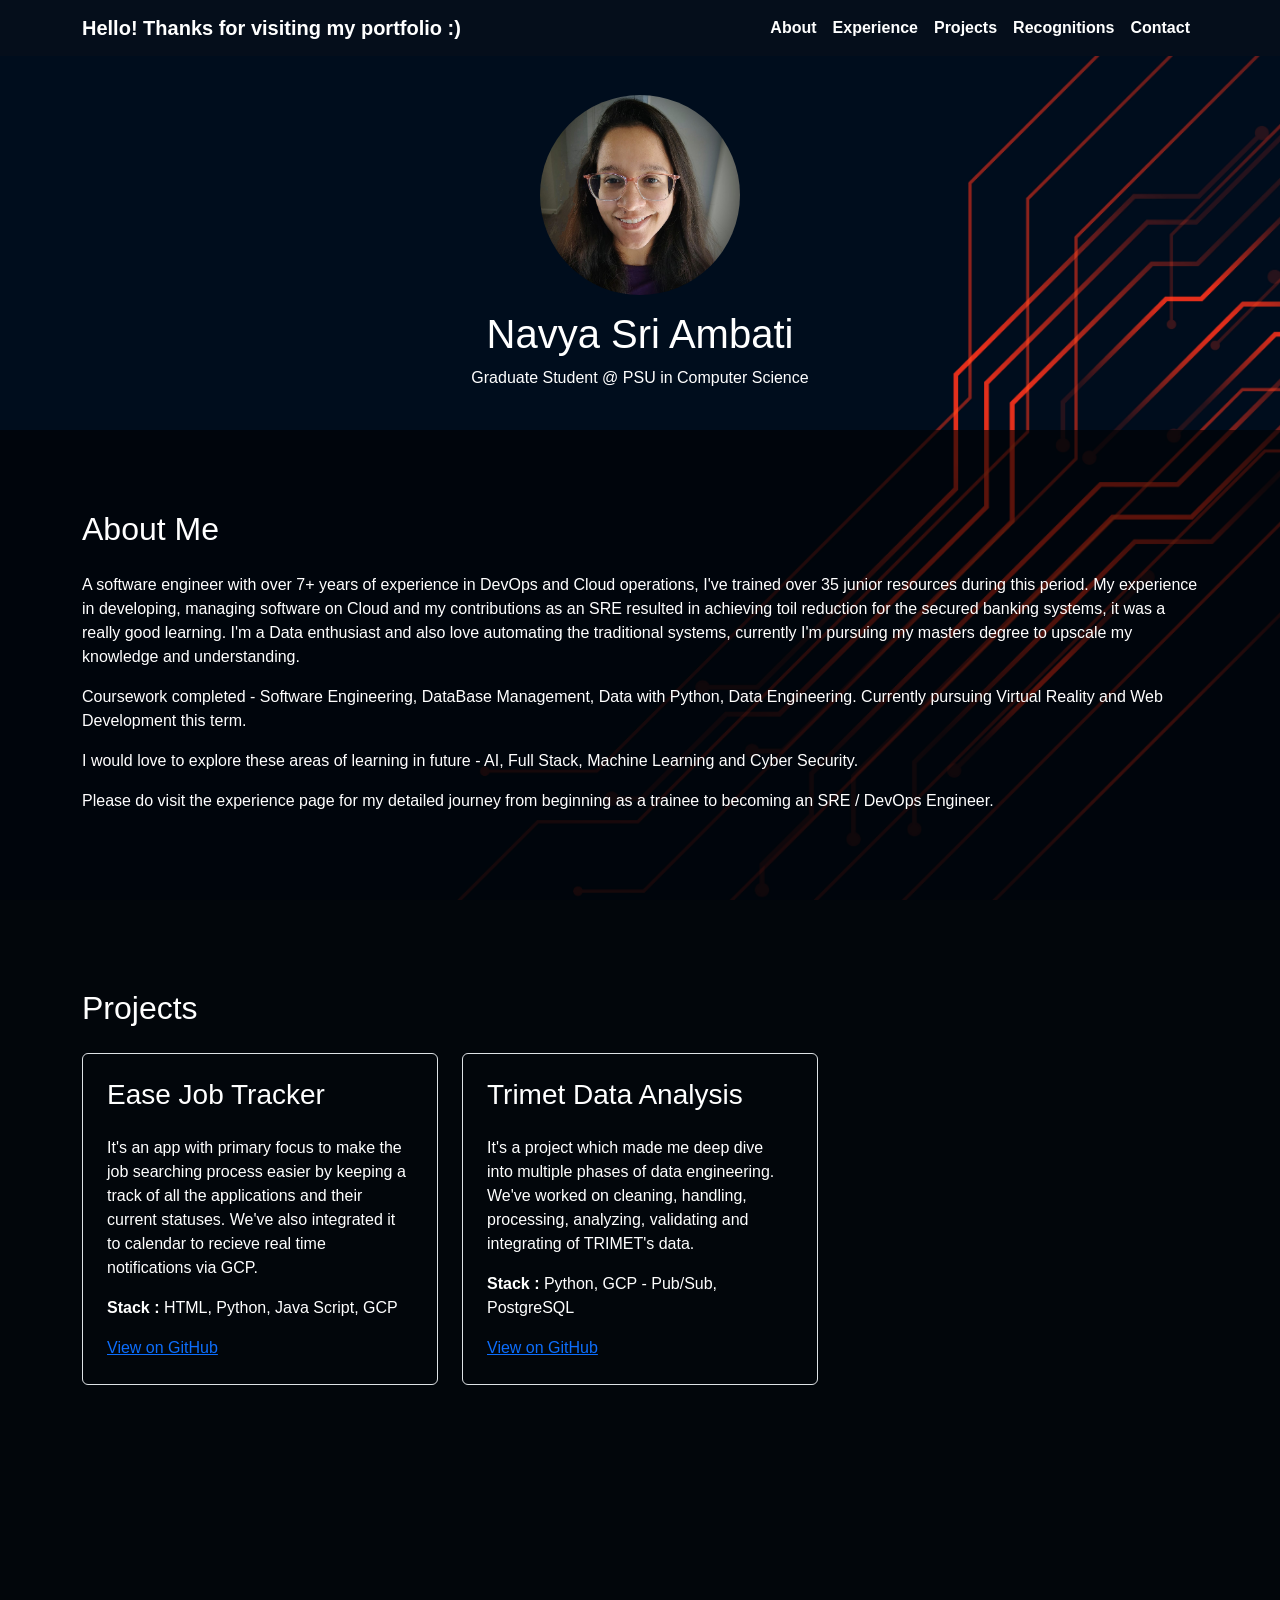
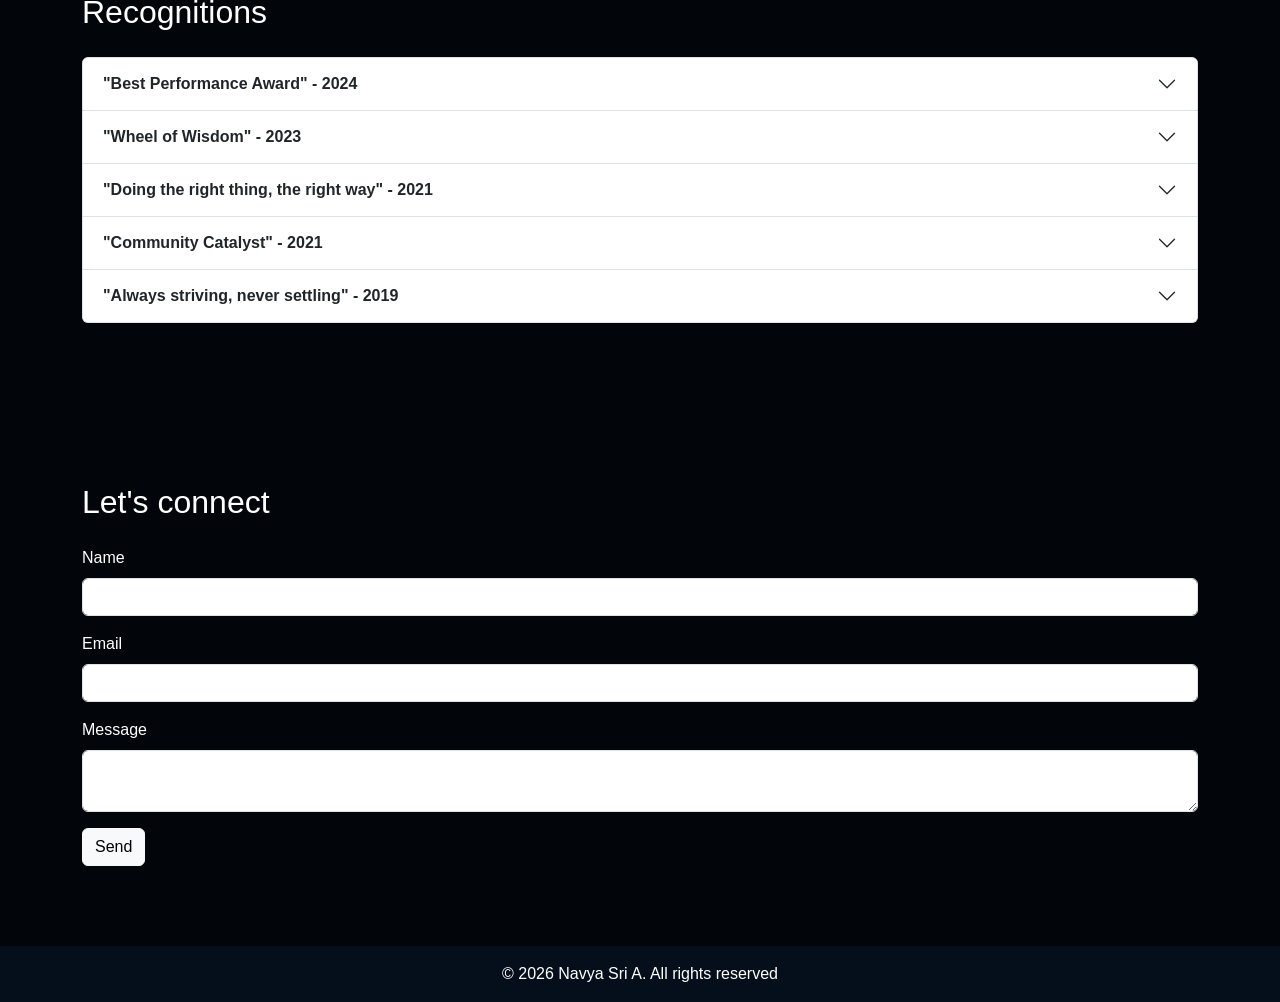
<file: index.html>
<!DOCTYPE html>
<html lang="en">
  <head>
    <meta charset="UTF-8" />
    <meta name="viewport" content="width=device-width, initial-scale=1.0" />
    <title>Portfolio : Navya Sri A</title>

    <!-- Bootstrap CSS -->
    <link
      href="https://cdn.jsdelivr.net/npm/bootstrap@5.3.2/dist/css/bootstrap.min.css"
      rel="stylesheet"
    />

    <!-- Custom CSS -->
    <link rel="stylesheet" href="css/style.css" />
  </head>

  <body>
    <!-- Navigation Bar -->
    <nav class="navbar navbar-expand-lg navbar-dark navbar-custom fixed-top">
      <div class="container">
        <a class="navbar-brand" href="#home"
          >Hello! Thanks for visiting my portfolio :)</a
        >
        <button
          class="navbar-toggler"
          type="button"
          data-bs-toggle="collapse"
          data-bs-target="#navbarMenu"
          aria-controls="navbarMenu"
          aria-expanded="false"
          aria-label="Toggle navigation"
        >
          <span class="navbar-toggler-icon"></span>
        </button>
        <div class="collapse navbar-collapse" id="navbarMenu">
          <ul class="navbar-nav ms-auto">
            <li class="nav-item">
              <a class="nav-link" href="#about">About</a>
            </li>
            <li class="nav-item">
              <a class="nav-link" href="experience.html">Experience</a>
            </li>
            <li class="nav-item">
              <a class="nav-link" href="#projects">Projects</a>
            </li>
            <li class="nav-item">
              <a class="nav-link" href="#recognitions">Recognitions</a>
            </li>
            <li class="nav-item">
              <a class="nav-link" href="#contact">Contact</a>
            </li>
          </ul>
        </div>
      </div>
    </nav>

    <main>
      <!-- Hero / Home Section with profile pic and intro -->
      <section id="home">
        <div class="profile-text">
          <img
            src="images/profile.jpeg"
            alt="It's Navya"
            class="profile-photo"
          />
          <h1>Navya Sri Ambati</h1>
          <p>Graduate Student @ PSU in Computer Science</p>
        </div>
      </section>

      <!-- About Section with brief inroduction  -->
      <section id="about" class="bg-section">
        <div class="container">
          <h2>About Me</h2>
          <p>
            A software engineer with over 7+ years of experience in DevOps and
            Cloud operations, I've trained over 35 junior resources during this
            period. My experience in developing, managing software on Cloud and
            my contributions as an SRE resulted in achieving toil reduction for
            the secured banking systems, it was a really good learning. I'm a
            Data enthusiast and also love automating the traditional systems,
            currently I'm pursuing my masters degree to upscale my knowledge and
            understanding.
          </p>
          <p>
            Coursework completed - Software Engineering, DataBase Management,
            Data with Python, Data Engineering. Currently pursuing Virtual
            Reality and Web Development this term.
          </p>
          <p>
            I would love to explore these areas of learning in future - AI, Full
            Stack, Machine Learning and Cyber Security.
          </p>
          <p>
            Please do visit the experience page for my detailed journey from
            beginning as a trainee to becoming an SRE / DevOps Engineer.
          </p>
        </div>
      </section>

      <!-- Projects Section using tiles -->
      <section id="projects" class="bg-section">
        <div class="container">
          <h2>Projects</h2>
          <div class="row">
            <div class="col-md-4 mb-5">
              <div class="project-tile p-4 border rounded">
                <h3>Ease Job Tracker</h3>
                <p>
                  It's an app with primary focus to make the job searching
                  process easier by keeping a track of all the applications and
                  their current statuses. We've also integrated it to calendar
                  to recieve real time notifications via GCP.
                </p>
                <p><strong>Stack :</strong> HTML, Python, Java Script, GCP</p>
                <a
                  href="https://github.com/Navya-Sri-A/ease-job-track"
                  target="_blank"
                  >View on GitHub</a
                >
              </div>
            </div>
            <div class="col-md-4 mb-5">
              <div class="project-tile p-4 border rounded">
                <h3>Trimet Data Analysis</h3>
                <p>
                  It's a project which made me deep dive into multiple phases of
                  data engineering. We've worked on cleaning, handling,
                  processing, analyzing, validating and integrating of TRIMET's
                  data.
                </p>
                <p>
                  <strong>Stack :</strong> Python, GCP - Pub/Sub, PostgreSQL
                </p>
                <a href="https://github.com/Navya-Sri-A/DE-510" target="_blank"
                  >View on GitHub</a
                >
              </div>
            </div>
          </div>
        </div>
      </section>

      <!-- Recognitions Section using accordion -->
      <section id="recognitions" class="bg-section">
        <div class="container">
          <h2>Recognitions</h2>
          <div class="accordion" id="accordionUsage">
            <div class="accordion-item">
              <h2 class="accordion-header" id="headingOne">
                <button
                  class="accordion-button collapsed"
                  type="button"
                  data-bs-toggle="collapse"
                  data-bs-target="#collapseOne"
                >
                  <strong> "Best Performance Award" - 2024</strong>
                </button>
              </h2>
              <div
                id="collapseOne"
                class="accordion-collapse collapse"
                data-bs-parent="#accordionUsage"
              >
                <div class="accordion-body">
                  Recognized for exceeding the performance and helping the team
                  to achieve the SRE Observability principles and guide the
                  juniors in the project on Cloud.
                </div>
              </div>
            </div>
            <div class="accordion-item">
              <h2 class="accordion-header" id="headingTwo">
                <button
                  class="accordion-button collapsed"
                  type="button"
                  data-bs-toggle="collapse"
                  data-bs-target="#collapseTwo"
                >
                  <strong> "Wheel of Wisdom" - 2023</strong>
                </button>
              </h2>
              <div
                id="collapseTwo"
                class="accordion-collapse collapse"
                data-bs-parent="#accordionUsage"
              >
                <div class="accordion-body">
                  Honored for recieving this award for being active in
                  outreach(CSR) and getting the wonderful opportunity to teach
                  underprivileged kids mathematics, programming and languages.
                </div>
              </div>
            </div>
            <div class="accordion-item">
              <h2 class="accordion-header" id="headingThree">
                <button
                  class="accordion-button collapsed"
                  type="button"
                  data-bs-toggle="collapse"
                  data-bs-target="#collapseThree"
                >
                  <strong>
                    "Doing the right thing, the right way" - 2021</strong
                  >
                </button>
              </h2>
              <div
                id="collapseThree"
                class="accordion-collapse collapse"
                data-bs-parent="#accordionUsage"
              >
                <div class="accordion-body">
                  Recived this award for handling a security incident in banking
                  domain with utmost care, quick resolution within the timelines
                  of the SLA.
                </div>
              </div>
            </div>
            <div class="accordion-item">
              <h2 class="accordion-header" id="headingFour">
                <button
                  class="accordion-button collapsed"
                  type="button"
                  data-bs-toggle="collapse"
                  data-bs-target="#collapseFour"
                >
                  <strong> "Community Catalyst" - 2021</strong>
                </button>
              </h2>
              <div
                id="collapseFour"
                class="accordion-collapse collapse"
                data-bs-parent="#accordionUsage"
              >
                <div class="accordion-body">
                  Awarded for going beyond and supporting the senior citizens
                  who are physically challenged and also the kids with autism.
                </div>
              </div>
            </div>
            <div class="accordion-item">
              <h2 class="accordion-header" id="headingFive">
                <button
                  class="accordion-button collapsed"
                  type="button"
                  data-bs-toggle="collapse"
                  data-bs-target="#collapseFive"
                >
                  <strong> "Always striving, never settling" - 2019</strong>
                </button>
              </h2>
              <div
                id="collapseFive"
                class="accordion-collapse collapse"
                data-bs-parent="#accordionUsage"
              >
                <div class="accordion-body">
                  Recognized for delivering the best monitoring controls for our
                  services on cloud.
                </div>
              </div>
            </div>
          </div>
        </div>
      </section>

      <!-- Contact Section using forms -->
      <section id="contact" class="bg-section">
        <div class="container">
          <h2>Let's connect</h2>
          <form class="contact-form">
            <div class="mb-3">
              <label for="name" class="form-label">Name</label>
              <input type="text" id="name" class="form-control" />
            </div>
            <div class="mb-3">
              <label for="email" class="form-label">Email</label>
              <input type="email" id="email" class="form-control" />
            </div>
            <div class="mb-3">
              <label for="message" class="form-label">Message</label>
              <textarea id="message" class="form-control"></textarea>
            </div>
            <button type="submit" class="btn btn-light">Send</button>
          </form>
        </div>
      </section>
    </main>

    <!-- Footer Section -->
    <footer class="py-3">
      <p>© 2026 Navya Sri A. All rights reserved</p>
    </footer>

    <!-- Bootstrap JS -->
    <script src="https://cdn.jsdelivr.net/npm/bootstrap@5.3.2/dist/js/bootstrap.bundle.min.js"></script>

    <!-- Custom JS -->
    <script src="js/script.js"></script>
  </body>
</html>
</file>
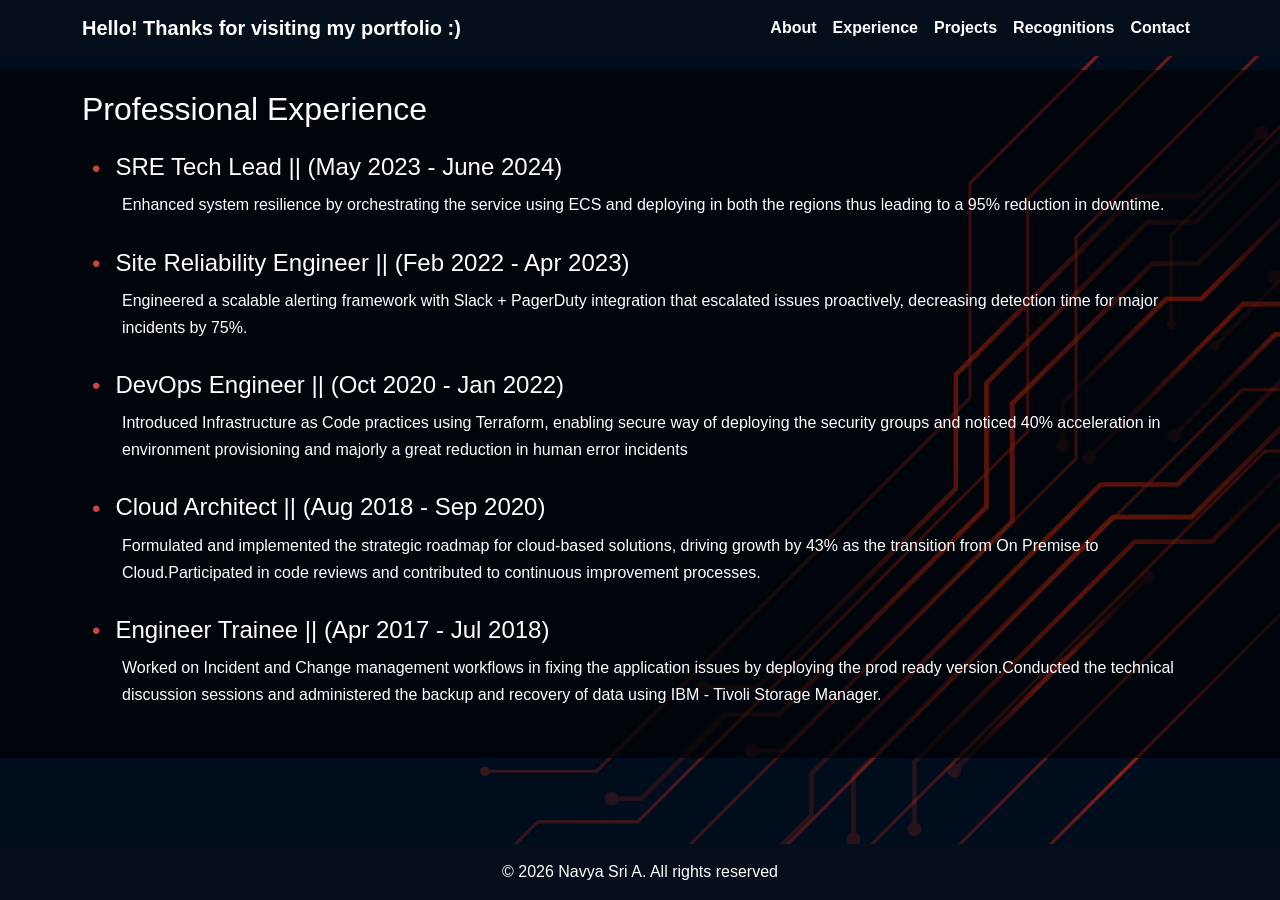
<file: experience.html>
<!DOCTYPE html>
<html lang="en">
  <head>
    <meta charset="UTF-8" />
    <meta name="viewport" content="width=device-width, initial-scale=1.0" />
    <title>Experience : Navya Sri A</title>

    <!-- Bootstrap CSS -->
    <link
      href="https://cdn.jsdelivr.net/npm/bootstrap@5.3.2/dist/css/bootstrap.min.css"
      rel="stylesheet"
    />

    <!-- Custom CSS -->
    <link rel="stylesheet" href="css/style.css" />
  </head>

  <body>
    <!-- Navigation Bar -->
    <nav class="navbar navbar-expand-lg navbar-dark navbar-custom fixed-top">
      <div class="container">
        <a class="navbar-brand" href="index.html"
          >Hello! Thanks for visiting my portfolio :)</a
        >
        <button
          class="navbar-toggler"
          type="button"
          data-bs-toggle="collapse"
          data-bs-target="#navbarMenu"
          aria-controls="navbarMenu"
          aria-expanded="false"
          aria-label="Toggle navigation"
        >
          <span class="navbar-toggler-icon"></span>
        </button>
        <div class="collapse navbar-collapse" id="navbarMenu">
          <ul class="navbar-nav ms-auto">
            <li class="nav-item">
              <a class="nav-link" href="index.html#about">About</a>
            </li>
            <li class="nav-item">
              <a class="nav-link" href="experience.html">Experience</a>
            </li>
            <li class="nav-item">
              <a class="nav-link" href="index.html#projects">Projects</a>
            </li>
            <li class="nav-item">
              <a class="nav-link" href="index.html#recognitions"
                >Recognitions</a
              >
            </li>
            <li class="nav-item">
              <a class="nav-link" href="index.html#contact">Contact</a>
            </li>
          </ul>
        </div>
      </div>
    </nav>

    <main>
      <!-- Experience Section -->
      <section id="experience" class="bg-section">
        <div class="container">
          <h2>Professional Experience</h2>

          <div class="experience-block">
            <h4>SRE Tech Lead || (May 2023 - June 2024)</h4>
            <p>
              Enhanced system resilience by orchestrating the service using ECS
              and deploying in both the regions thus leading to a 95% reduction
              in downtime.
            </p>
          </div>

          <div class="experience-block">
            <h4>Site Reliability Engineer || (Feb 2022 - Apr 2023)</h4>
            <p>
              Engineered a scalable alerting framework with Slack + PagerDuty
              integration that escalated issues proactively, decreasing
              detection time for major incidents by 75%.
            </p>
          </div>

          <div class="experience-block">
            <h4>DevOps Engineer || (Oct 2020 - Jan 2022)</h4>
            <p>
              Introduced Infrastructure as Code practices using Terraform,
              enabling secure way of deploying the security groups and noticed
              40% acceleration in environment provisioning and majorly a great
              reduction in human error incidents
            </p>
          </div>

          <div class="experience-block">
            <h4>Cloud Architect || (Aug 2018 - Sep 2020)</h4>
            <p>
              Formulated and implemented the strategic roadmap for cloud-based
              solutions, driving growth by 43% as the transition from On Premise
              to Cloud.Participated in code reviews and contributed to
              continuous improvement processes.
            </p>
          </div>

          <div class="experience-block">
            <h4>Engineer Trainee || (Apr 2017 - Jul 2018)</h4>
            <p>
              Worked on Incident and Change management workflows in fixing the
              application issues by deploying the prod ready version.Conducted
              the technical discussion sessions and administered the backup and
              recovery of data using IBM - Tivoli Storage Manager.
            </p>
          </div>
        </div>
      </section>
    </main>

    <!-- Footer Section -->
    <footer class="py-3">
      <p>© 2026 Navya Sri A. All rights reserved</p>
    </footer>

    <!-- Bootstrap JS -->
    <script src="https://cdn.jsdelivr.net/npm/bootstrap@5.3.2/dist/js/bootstrap.bundle.min.js"></script>

    <!-- Custom JS -->
    <script src="js/script.js"></script>
  </body>
</html>
</file>
<file: css/style.css>
/* This block sets the global properties of the entire page and enabling smooth scrolling */

html {
  scroll-behavior: smooth;
}

body {
  min-height: 100vh;
  margin: 0;
  display: flex;
  flex-direction: column;
  padding-top: 70px;
  font-family: Arial, sans-serif;
  font-size: 16px;
  color: white;
  background: #050e1b url("../images/bg.jpg") no-repeat center center fixed;
  background-size: cover;
}

main {
  flex: 1;
}

#home h1 {
  text-align: center;
}

h2,
h3 {
  text-align: left;
  margin-bottom: 25px;
}

p {
  text-align: left;
}

/* Custom styling for navigation bar */
.navbar-custom {
  background-color: #050e1b;
}

.navbar-custom .navbar-brand,
.navbar-custom .nav-link {
  color: white;
  font-weight: 600;
}

.navbar-custom .nav-link:hover {
  color: #d14242;
}

/* Custom styling for all the sections in the home page */
.bg-section {
  position: relative;
  padding: 80px 0px;
  min-height: 50vh;
  background-color: rgba(0, 0, 0, 0.6);
}

.bg-section .container {
  position: relative;
  z-index: 1;
}

/* Custom styling for hero section */
#home {
  min-height: 40vh;
  display: flex;
  flex-direction: column;
  align-items: center;
  justify-content: center;
  text-align: center;
}

.profile-text {
  position: relative;
  z-index: 1;
  padding: 20px;
  max-width: 600px;
}

.profile-photo {
  width: 200px;
  height: 200px;
  object-fit: cover;
  object-position: 50% 20%;
  border-radius: 50%;
  margin-bottom: 15px;
}

/* Custom styling for experience sections */
#experience.bg-section {
  padding-top: 20px;
  padding-bottom: 20px;
}

.experience-block {
  margin-bottom: 30px;
  padding-left: 10px;
}

.experience-block h4::before {
  content: "•";
  color: #d14242;
  margin-right: 15px;
  font-size: 1 rem;
  vertical-align: middle;
}

.experience-block p {
  margin-left: 30px;
  line-height: 1.7;
  color: #ffffff;
}

/* Custom styling for projects sections to enable hover effect*/
.project-tile:hover {
  transform: translateY(-5px);
  box-shadow: 0 8px 20px rgba(0, 0, 0, 0.2);
}

/* Custom styling for footer */
footer {
  background-color: #050e1b;
  padding: 20px 0;
  text-align: center;
}

footer p {
  margin: 0;
  text-align: center;
}
</file>
